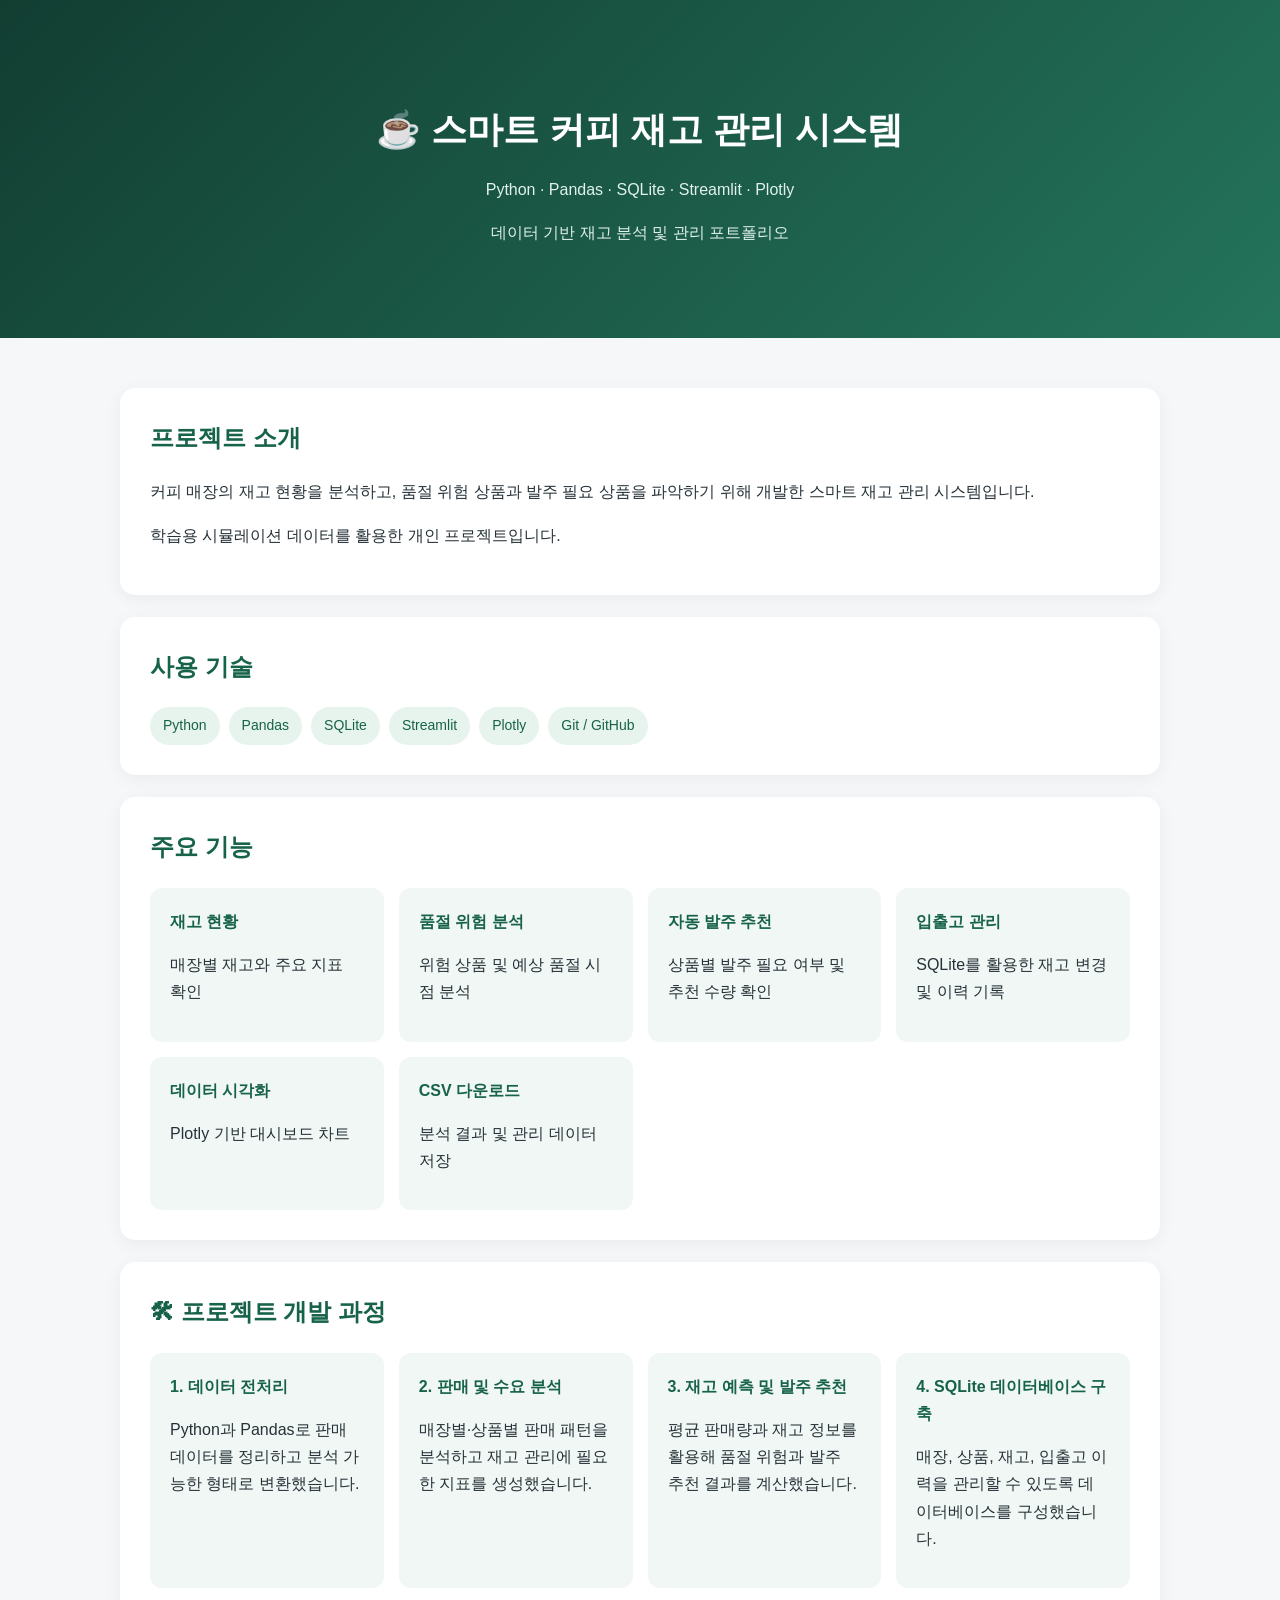
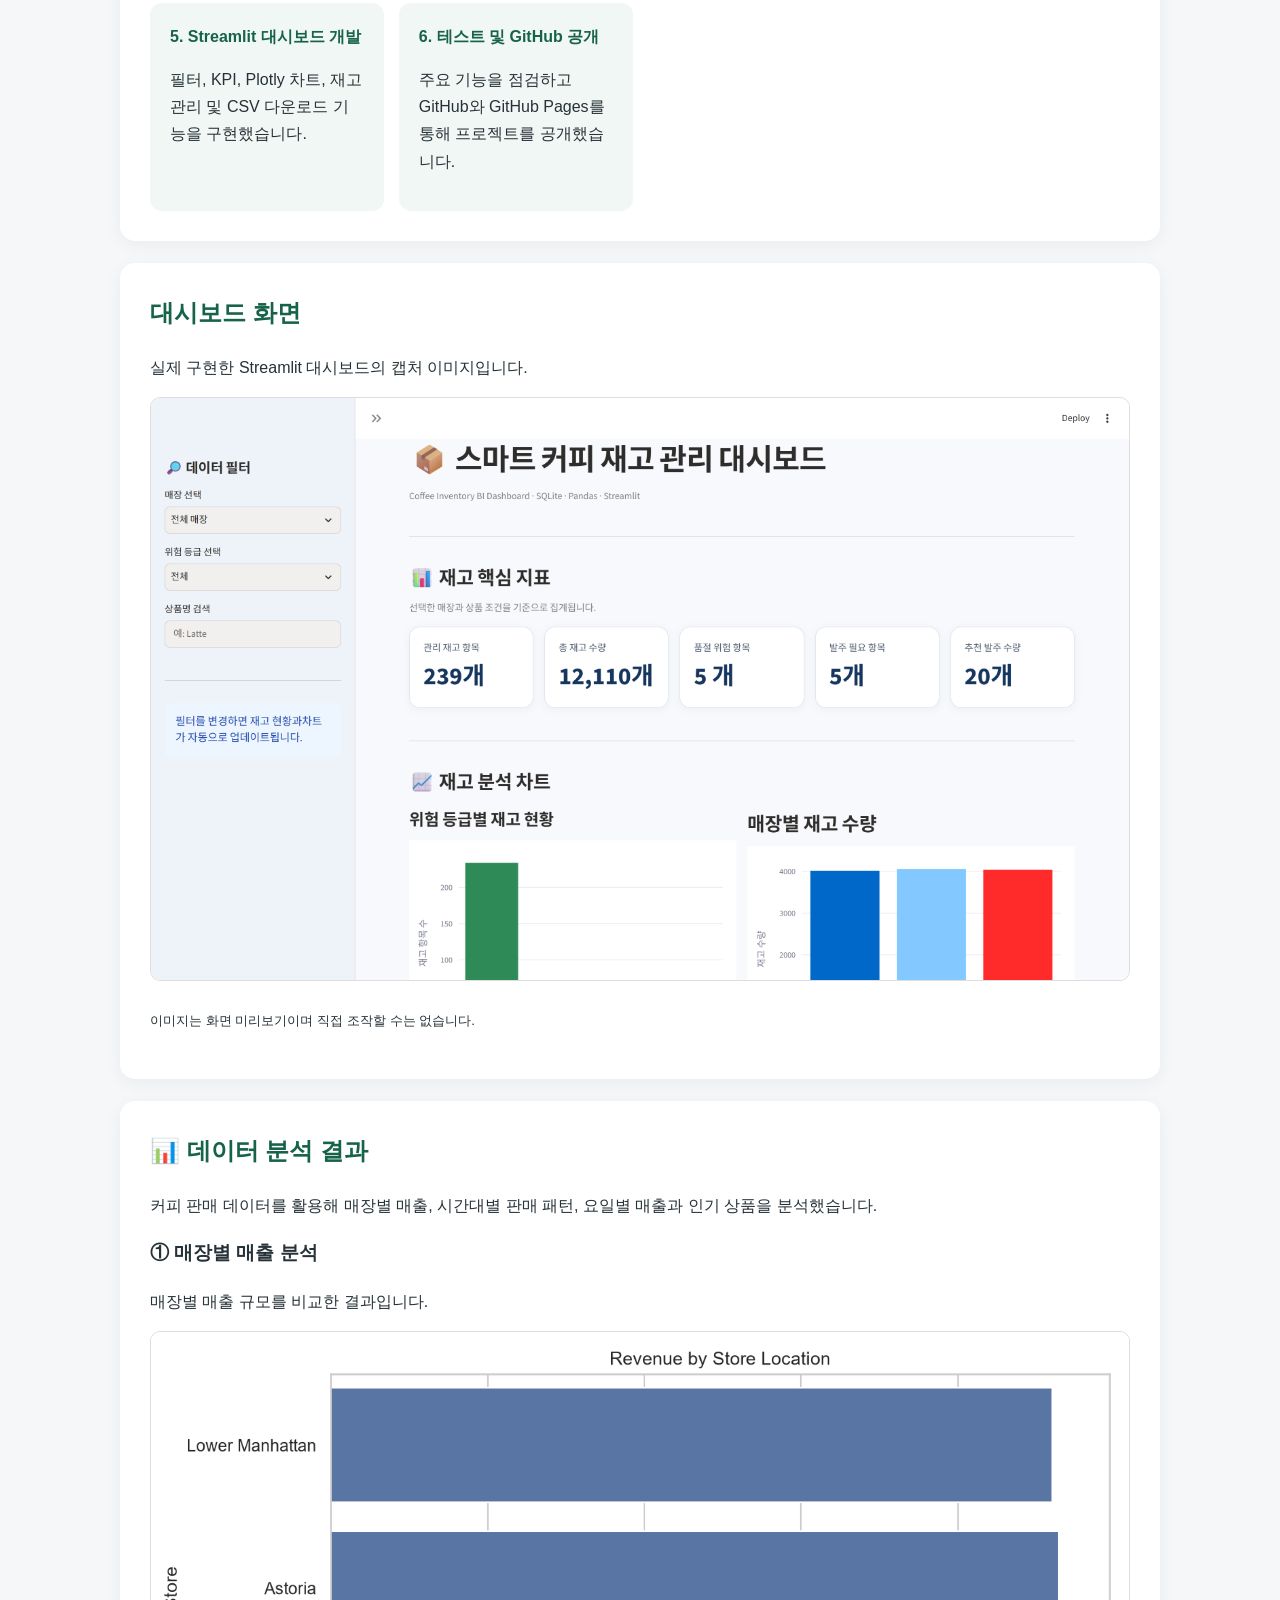
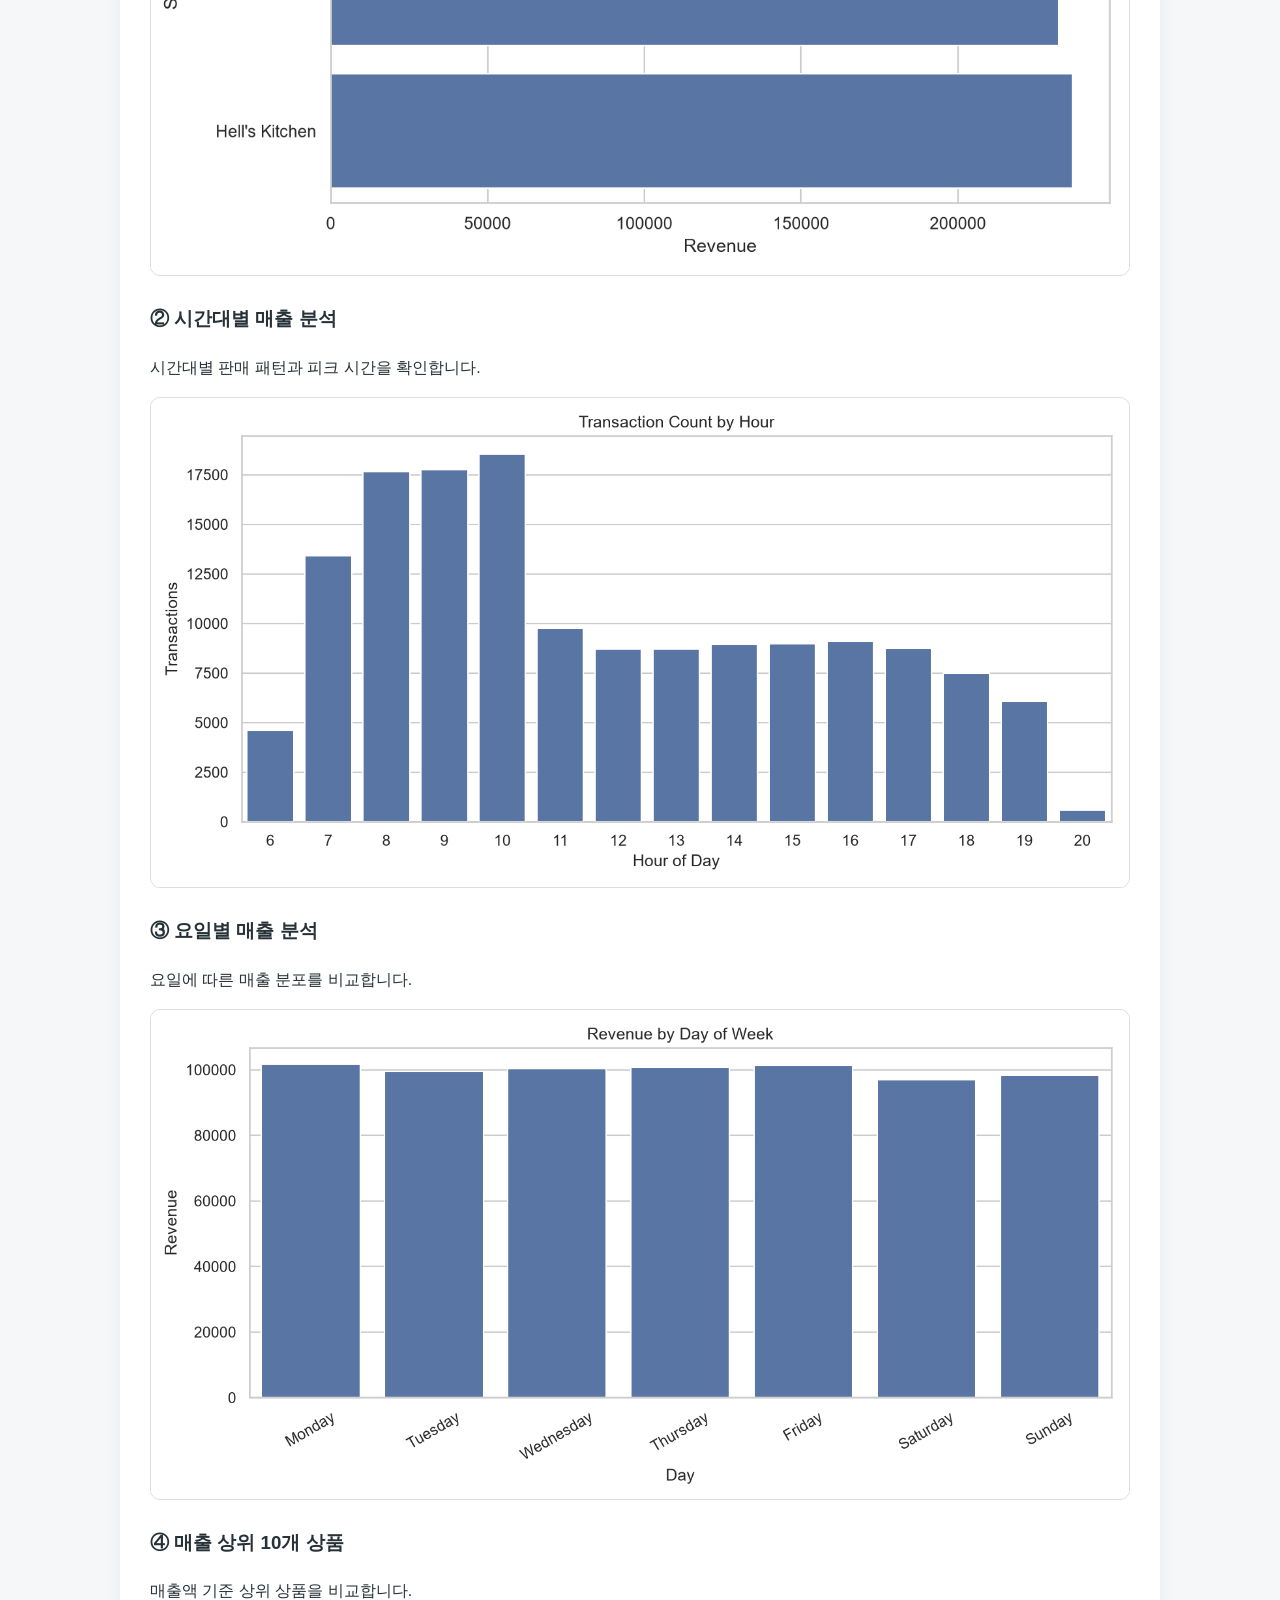
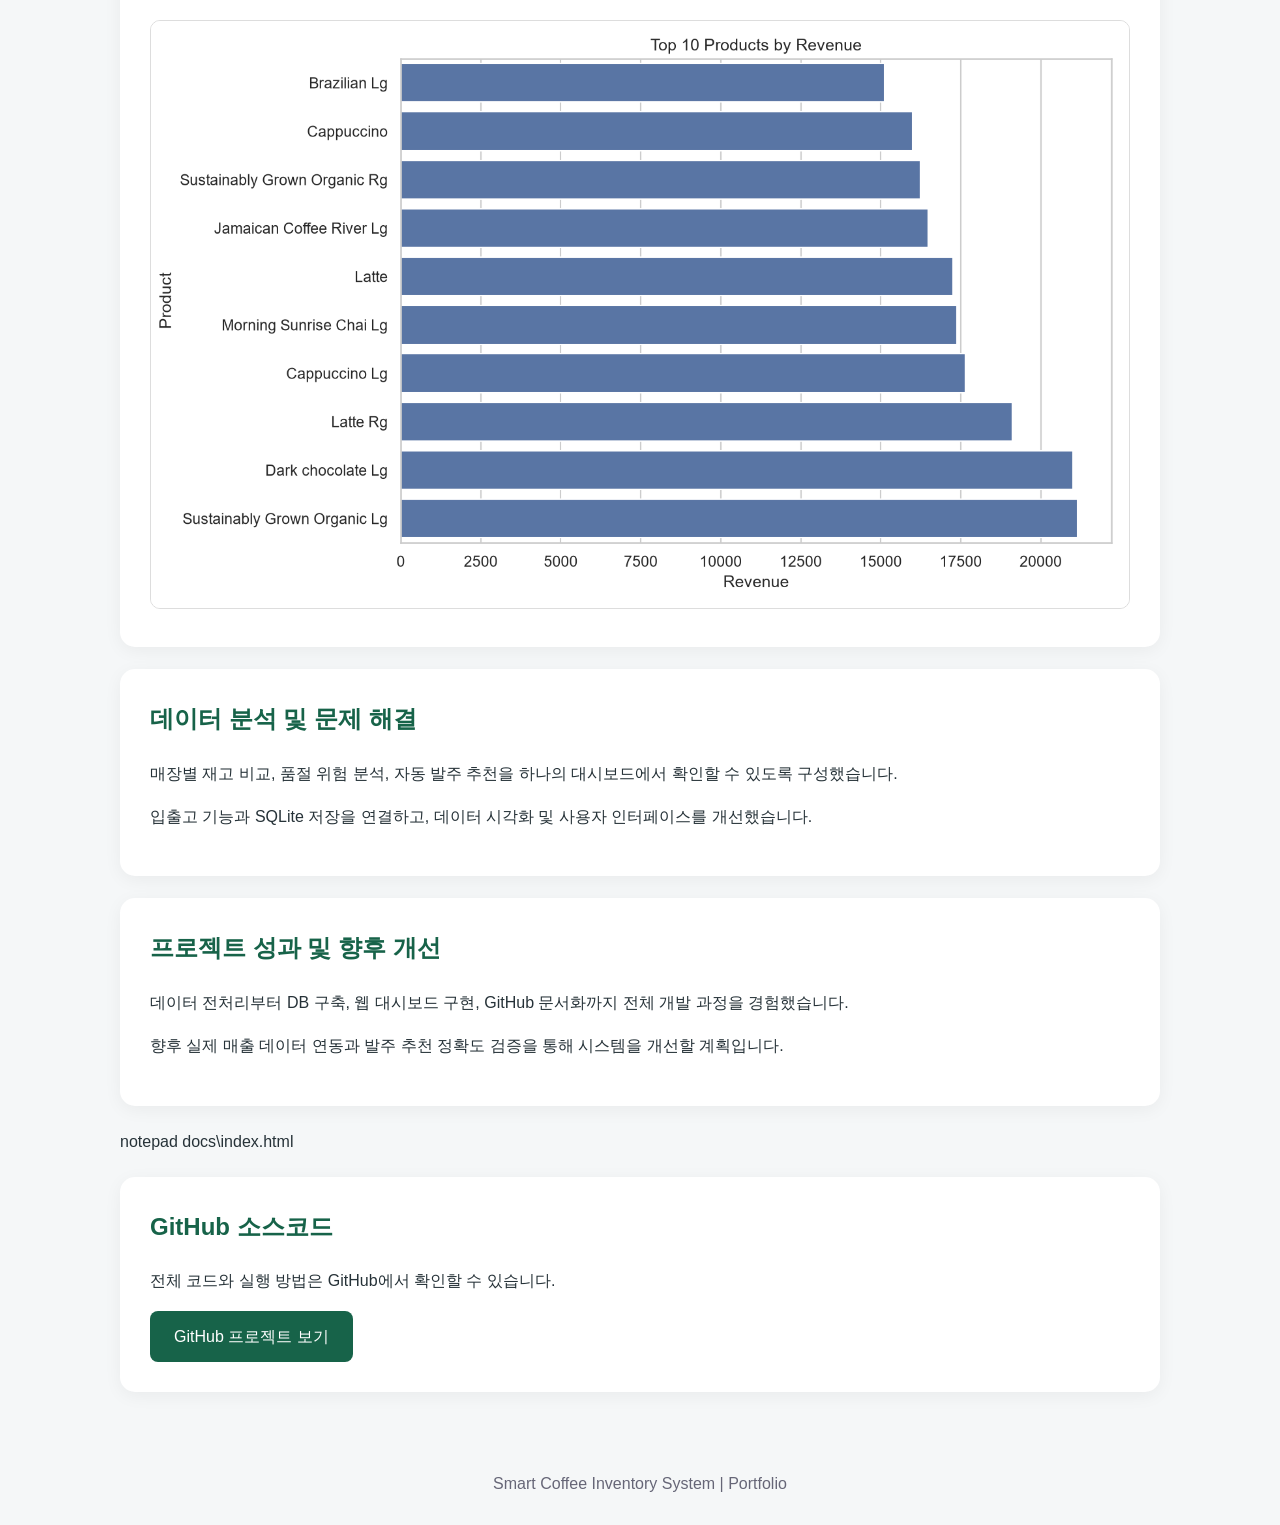
<file: docs/index.html>
<!DOCTYPE html>
<html lang="ko">
<head>
  <meta charset="UTF-8">
  <meta name="viewport" content="width=device-width, initial-scale=1.0">
  <title>스마트 커피 재고 관리 시스템</title>
  <style>
    * { box-sizing: border-box; }
    body {
      margin: 0;
      font-family: "Malgun Gothic", Arial, sans-serif;
      background: #f5f7f8;
      color: #263238;
      line-height: 1.7;
    }
    header {
      background: linear-gradient(135deg, #123e32, #24745b);
      color: white;
      padding: 75px 20px;
      text-align: center;
    }
    header h1 { font-size: 36px; margin-bottom: 12px; }
    header p { color: #e0f2eb; }
    .container { max-width: 1080px; margin: auto; padding: 28px 20px; }
    section {
      background: white;
      padding: 30px;
      margin: 22px 0;
      border-radius: 15px;
      box-shadow: 0 4px 18px rgba(0,0,0,.05);
    }
    h2 { color: #176349; margin-top: 0; }
    .tags { display: flex; flex-wrap: wrap; gap: 9px; }
    .tag {
      background: #e7f4ed;
      color: #176349;
      padding: 7px 13px;
      border-radius: 20px;
      font-size: 14px;
    }
    .cards {
      display: grid;
      grid-template-columns: repeat(auto-fit, minmax(200px,1fr));
      gap: 15px;
    }
    .card { background: #f1f7f4; padding: 20px; border-radius: 12px; }
    .card strong { color: #176349; }
    img { width: 100%; border-radius: 10px; border: 1px solid #ddd; }
    .button {
      display: inline-block;
      padding: 12px 24px;
      background: #176349;
      color: white;
      text-decoration: none;
      border-radius: 8px;
    }
    footer { text-align: center; padding: 28px; color: #667; }
    @media(max-width:600px) {
      header h1 { font-size: 27px; }
      section { padding: 20px; }
    }
  </style>
</head>
<body>
  <header>
    <h1>☕ 스마트 커피 재고 관리 시스템</h1>
    <p>Python · Pandas · SQLite · Streamlit · Plotly</p>
    <p>데이터 기반 재고 분석 및 관리 포트폴리오</p>
  </header>

  <main class="container">


    <section>
      <h2>프로젝트 소개</h2>
      <p>
        커피 매장의 재고 현황을 분석하고,
        품절 위험 상품과 발주 필요 상품을 파악하기 위해
        개발한 스마트 재고 관리 시스템입니다.
      </p>
      <p>학습용 시뮬레이션 데이터를 활용한 개인 프로젝트입니다.</p>
    </section>

    <section>
      <h2>사용 기술</h2>
      <div class="tags">
        <span class="tag">Python</span>
        <span class="tag">Pandas</span>
        <span class="tag">SQLite</span>
        <span class="tag">Streamlit</span>
        <span class="tag">Plotly</span>
        <span class="tag">Git / GitHub</span>
      </div>
    </section>

    <section>
      <h2>주요 기능</h2>
      <div class="cards">
        <div class="card"><strong>재고 현황</strong><p>매장별 재고와 주요 지표 확인</p></div>
        <div class="card"><strong>품절 위험 분석</strong><p>위험 상품 및 예상 품절 시점 분석</p></div>
        <div class="card"><strong>자동 발주 추천</strong><p>상품별 발주 필요 여부 및 추천 수량 확인</p></div>
        <div class="card"><strong>입출고 관리</strong><p>SQLite를 활용한 재고 변경 및 이력 기록</p></div>
        <div class="card"><strong>데이터 시각화</strong><p>Plotly 기반 대시보드 차트</p></div>
        <div class="card"><strong>CSV 다운로드</strong><p>분석 결과 및 관리 데이터 저장</p></div>
      </div>
    </section>

<section>
  <h2>🛠 프로젝트 개발 과정</h2>

  <div class="cards">
    <div class="card">
      <strong>1. 데이터 전처리</strong>
      <p>Python과 Pandas로 판매 데이터를 정리하고 분석 가능한 형태로 변환했습니다.</p>
    </div>

    <div class="card">
      <strong>2. 판매 및 수요 분석</strong>
      <p>매장별·상품별 판매 패턴을 분석하고 재고 관리에 필요한 지표를 생성했습니다.</p>
    </div>

    <div class="card">
      <strong>3. 재고 예측 및 발주 추천</strong>
      <p>평균 판매량과 재고 정보를 활용해 품절 위험과 발주 추천 결과를 계산했습니다.</p>
    </div>

    <div class="card">
      <strong>4. SQLite 데이터베이스 구축</strong>
      <p>매장, 상품, 재고, 입출고 이력을 관리할 수 있도록 데이터베이스를 구성했습니다.</p>
    </div>

    <div class="card">
      <strong>5. Streamlit 대시보드 개발</strong>
      <p>필터, KPI, Plotly 차트, 재고 관리 및 CSV 다운로드 기능을 구현했습니다.</p>
    </div>

    <div class="card">
      <strong>6. 테스트 및 GitHub 공개</strong>
      <p>주요 기능을 점검하고 GitHub와 GitHub Pages를 통해 프로젝트를 공개했습니다.</p>
    </div>
  </div>
</section>

    <section>
      <h2>대시보드 화면</h2>
      <p>실제 구현한 Streamlit 대시보드의 캡처 이미지입니다.</p>
      <img src="images/dashboard-overview.png"
           alt="스마트 커피 재고 관리 대시보드">
      <p><small>이미지는 화면 미리보기이며 직접 조작할 수는 없습니다.</small></p>
    </section>

<section>
  <h2>📊 데이터 분석 결과</h2>
  <p>
    커피 판매 데이터를 활용해 매장별 매출,
    시간대별 판매 패턴, 요일별 매출과
    인기 상품을 분석했습니다.
  </p>

  <h3>① 매장별 매출 분석</h3>
  <p>매장별 매출 규모를 비교한 결과입니다.</p>
  <img src="images/revenue_by_store.png"
       alt="매장별 매출 분석">

  <h3>② 시간대별 매출 분석</h3>
  <p>시간대별 판매 패턴과 피크 시간을 확인합니다.</p>
  <img src="images/peak_hours.png"
       alt="시간대별 매출 분석">

  <h3>③ 요일별 매출 분석</h3>
  <p>요일에 따른 매출 분포를 비교합니다.</p>
  <img src="images/sales_by_day_of_week.png"
       alt="요일별 매출 분석">

  <h3>④ 매출 상위 10개 상품</h3>
  <p>매출액 기준 상위 상품을 비교합니다.</p>
  <img src="images/top10_products_revenue.png"
       alt="매출 상위 10개 상품">
</section>

    <section>
      <h2>데이터 분석 및 문제 해결</h2>
      <p>매장별 재고 비교, 품절 위험 분석, 자동 발주 추천을
         하나의 대시보드에서 확인할 수 있도록 구성했습니다.</p>
      <p>입출고 기능과 SQLite 저장을 연결하고,
         데이터 시각화 및 사용자 인터페이스를 개선했습니다.</p>
    </section>

    <section>
      <h2>프로젝트 성과 및 향후 개선</h2>
      <p>데이터 전처리부터 DB 구축, 웹 대시보드 구현,
         GitHub 문서화까지 전체 개발 과정을 경험했습니다.</p>
      <p>향후 실제 매출 데이터 연동과 발주 추천 정확도 검증을
         통해 시스템을 개선할 계획입니다.</p>
    </section>

notepad docs\index.html

    <section>
      <h2>GitHub 소스코드</h2>
      <p>전체 코드와 실행 방법은 GitHub에서 확인할 수 있습니다.</p>
      <a class="button"
         href="https://github.com/bottle1144/smart-coffee-inventory-system"
         target="_blank" rel="noopener noreferrer">
        GitHub 프로젝트 보기
      </a>
    </section>
  </main>

  <footer>
    Smart Coffee Inventory System | Portfolio
  </footer>
</body>
</html>
</file>
